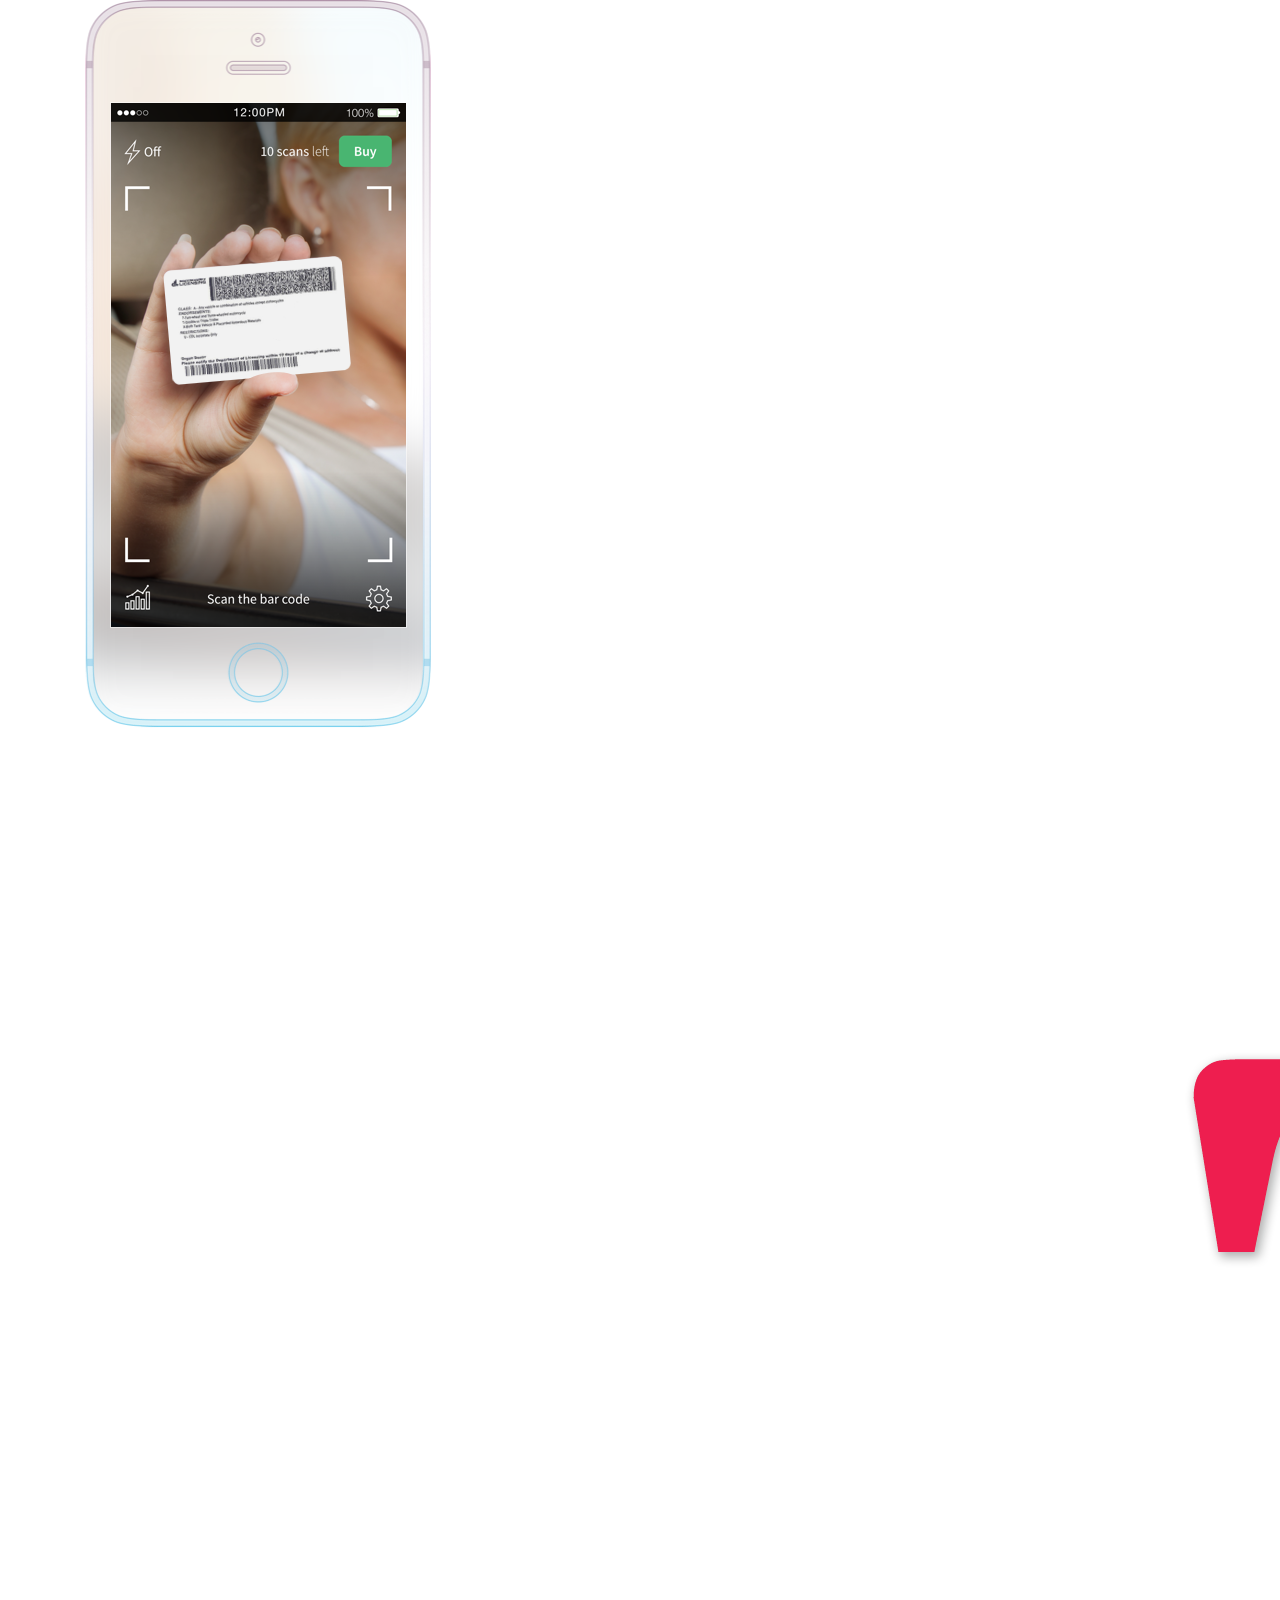
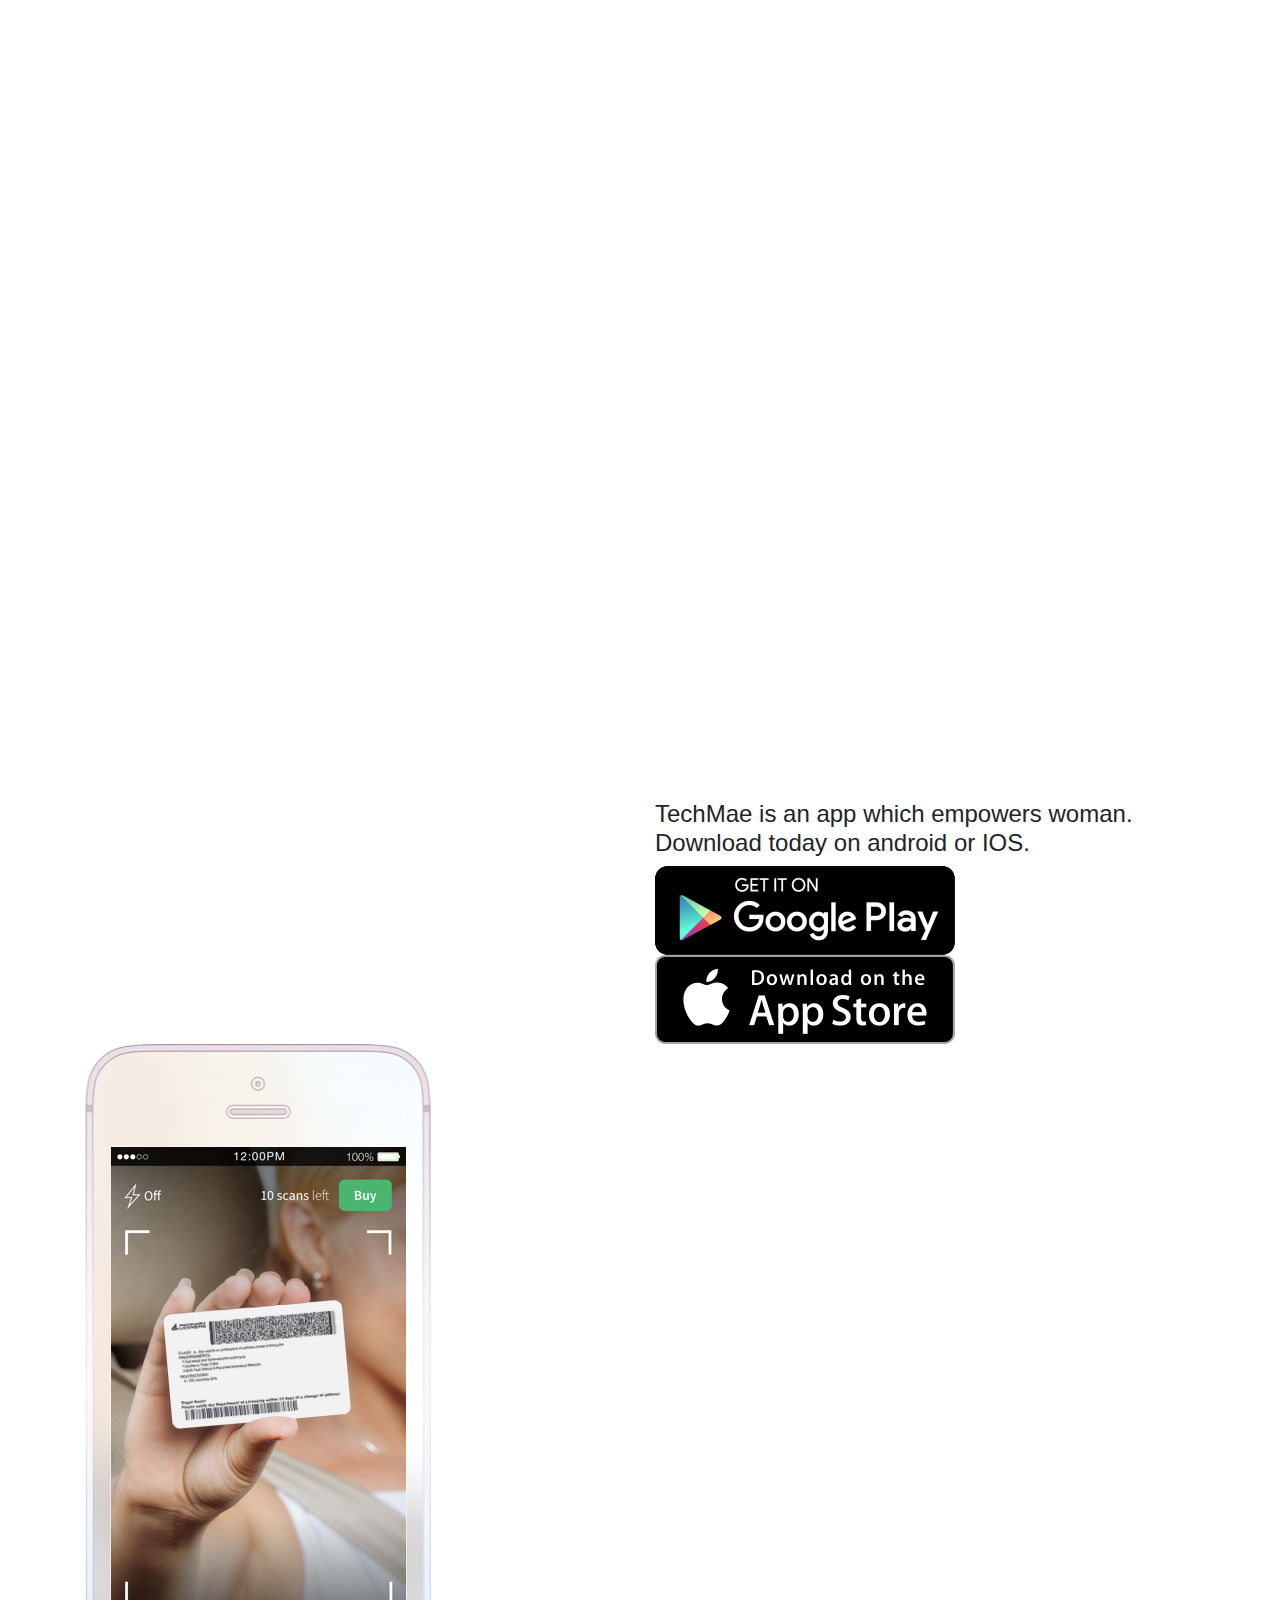
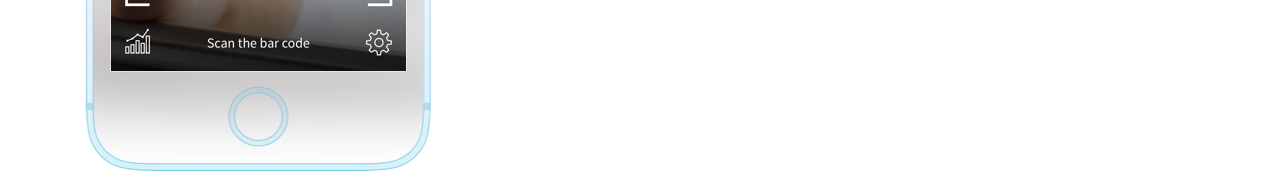
<file: index.html>
<!DOCTYPE html>
<html>
<head>
	<title>TechMae</title>

	<link rel="stylesheet" type="text/css" href="stylesheet.css">
	<link rel="stylesheet" href="https://stackpath.bootstrapcdn.com/bootstrap/4.3.1/css/bootstrap.min.css" integrity="	sha384-ggOyR0iXCbMQv3Xipma34MD+dH/1fQ784/j6cY/iJTQUOhcWr7x9JvoRxT2MZw1T" crossorigin="anonymous">


	<meta name="viewport" content="width=device-width, initial-scale=1">

</head>

<body>

		<nav class="navbar fixed-top navbar-expand custom-navbar">
              <div class="collapse navbar-collapse">
                  <ul class="navbar-nav mx-auto">
                    <li class="nav-item">
                      <a class="nav-link" href="index.php">Home</a>
                    </li>
                    <li class="nav-item">
                      <a class="nav-link" href="contact.html">Contact</a>
                    </li>
                    <li class="nav-item">
                      <a class="nav-link" href="FAQ.php">FAQ'S</a>
                    </li>  
                  </ul>
              </div>  
		</nav>

		<section id = "sectionTop">

			<div class="container">


			<div class = "row">

				<div class = "col-lg-6 col-md-12 col-sm-12 col-12">

					<img src="Resources/Pictures/phone.png" id = "phone">
					
				</div>

				<div class = "col-lg-6 col-md-12 col-sm-12 col-12">
					<div id = "topContent">

						<div id = "topMessage">
							
							<img src="Resources/Pictures/logo.png" id = "logo">
							<div id = "topMessageDiv">
								<h4 class="topMessageContents" id = "topMessageContentsSecond">TechMae is an app which empowers woman. Download today on android or IOS.</h4>
							</div>


						<div id = "topBadges">
							
							<img src="Resources/Pictures/google.png" id = "google">
							<img src="Resources/Pictures/apple.png" id = "apple">


						</div>

						</div>



					</div>
				</div>


				<div class = "col-lg-6 col-md-12 col-sm-12 col-12">

					<img src="Resources/Pictures/phone.png" id = "phoneSmall">
					
				</div>

			</div>

			</div>
		</section>


</body>

</html>
</file>
<file: stylesheet.css>
.navbar{
	position: fixed;
}

.navbar-bg-one{

	background: none;

}

.nav-link-one{
	color: #000 !important;
}

.nav-link-two{
	color: #fff !important;
}

.navbar-bg-two{

	background-color: rgba(255, 255, 255, 0.95);
    box-shadow: 0 0 3px rgba(0, 0, 0, 0.25);
    -moz-box-shadow: 0 0 3px rgba(0, 0, 0, 0.25);
    -webkit-box-shadow: 0 0 3px rgba(0, 0, 0, 0.25);
    border-radius: 0px;
}

.nav-link{
	color: #fff;
	font-size: 18px;
	margin-right: 20px;

}

.nav-link-two{
	color: #000;
}

#contactPageHeader{

	height: 50vh !important;
	min-height: min-content;
	background: linear-gradient(rgba(0, 0 ,0 , .60), rgba(0, 0 ,0 , .60)),url('Resources/pictures/contactPageMain.jpg');
	background-repeat: no-repeat;
	background-size: cover;
	background-position: right;
	max-height: 350px;

}

#contactPageHeaderText{
	color: #fff;
	font-family: 'Roboto';
	text-align: center;
	position: relative;
	top: 50%;
	transform: translateY(-50%);
}

#contactPageHeaderText h1{

	font-weight: 700;
	font-size: 45px;

}

#contactPageHeaderText h4{

	font-weight: 400;
	font-size: 35px;
	padding-top: 16px;

}

#contactPageHeaderBottom{
	text-align: center;
	padding-top: 60px;
	font-size: 30px;
	font-weight: 600;
	color: #101820;
}

#contactFormSubmit{
	padding-top: 100px;
	padding-bottom: 100px;
}

/*Properties of the form elements*/
.formElement{
	border: 1px solid rgba(0,0,0,0.1);
    height: 55px !important;
    background: #e6e6e6 !important;
    color: #000 !important;
    font-size: 18px;
    border-radius: 0px;
    width: 100%;
    padding: .5rem .75rem;
    outline: 0;
}

.formElementLastTwo{
	margin-top: 30px;
}

/*Properties of the text area*/

.formElementTextarea{
	height: 160px !important;
	width: 80%;
	position: relative;
	left: 80%;
	transform: translateX(-80%);
}

/*Properties of the contact button*/

.formElementButton{
	background: #FDA403 !important;
	color: #fff !important;
	cursor: pointer !important;
	transition: color 0.3s !important;
	font-size: 15px !important;
	width: 80%;
	position: relative;
	left: 80%;
	transform: translateX(-80%);
	margin-top: 18px;
}


@media only screen and (max-width: 992px) {

	.formElementTextarea{
		width: 100%;
		margin-top: 30px;
	}

	.formElementButton{
		width: 100%;
	}


}
</file>
